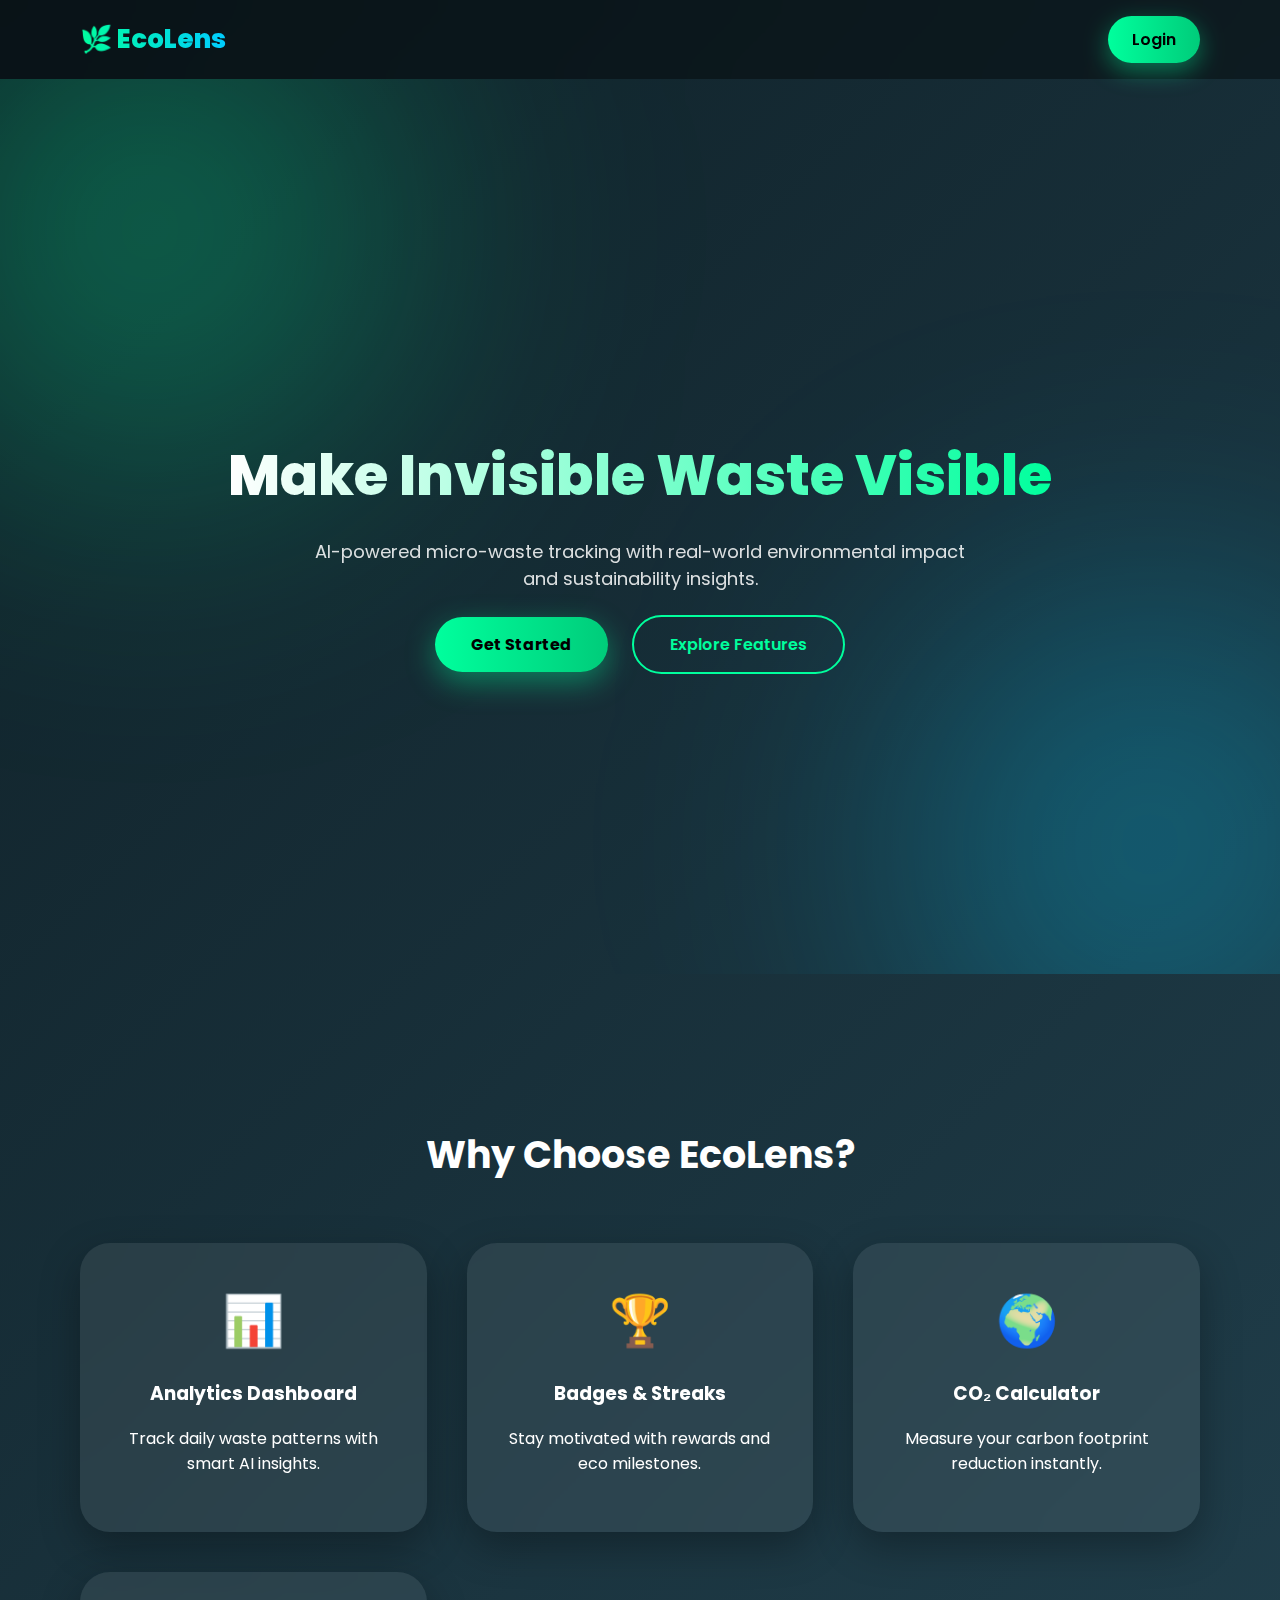
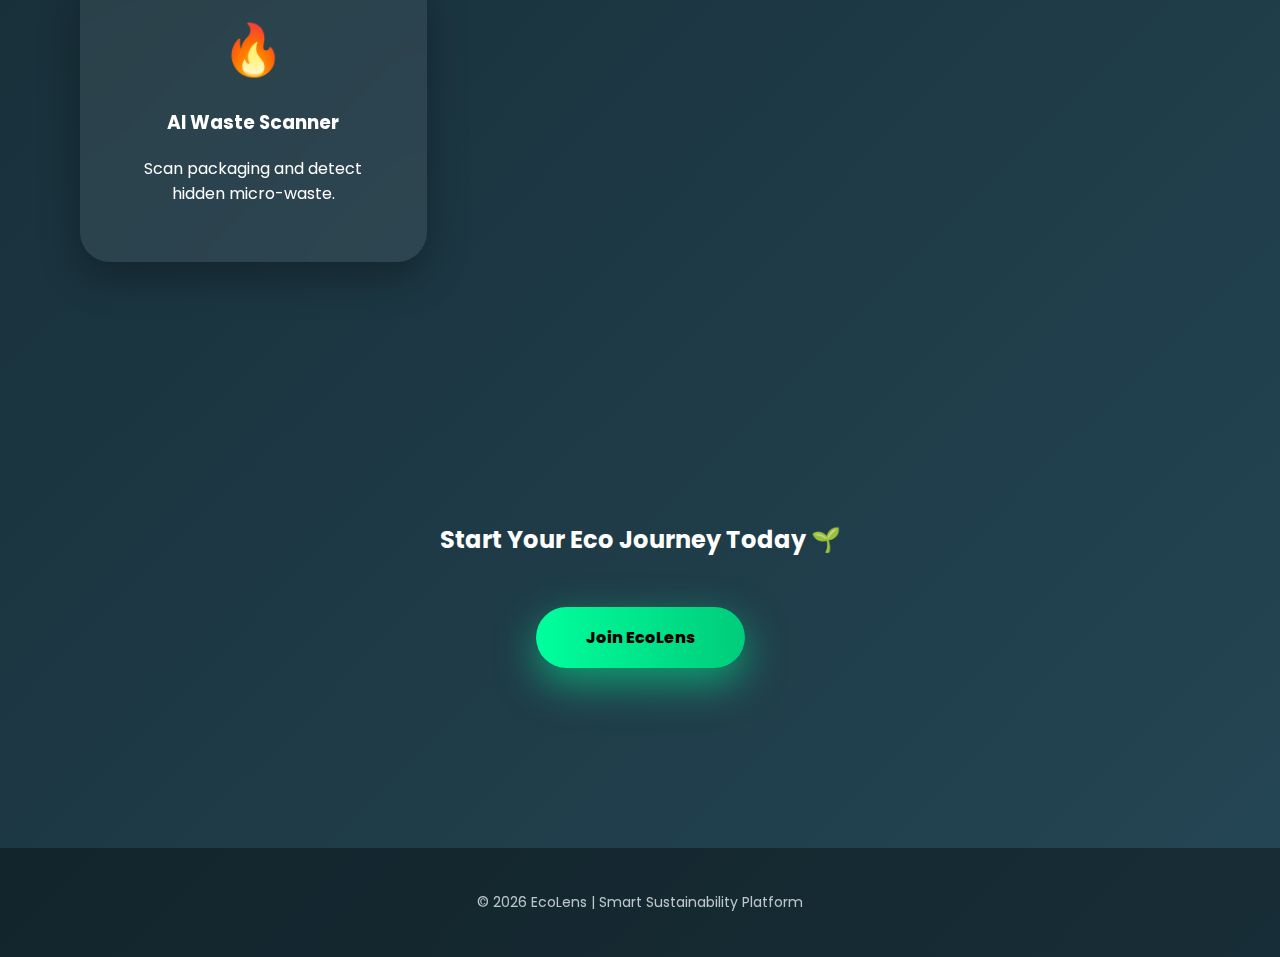
<file: index.html>
<!DOCTYPE html>
<html lang="en">
<head>
<meta charset="UTF-8">
<meta name="viewport" content="width=device-width, initial-scale=1.0">
<title>EcoLens - Smart Sustainability</title>

<link rel="stylesheet" href="index.css">
<link href="https://fonts.googleapis.com/css2?family=Poppins:wght@300;400;600;700&display=swap" rel="stylesheet">
</head>

<body>

<nav class="nav">
  <div class="logo">🌿 EcoLens</div>
  <div>
    <a href="login.html" class="btn">Login</a>
  </div>
</nav>

<section class="hero">
  <div class="hero-content">
    <h1>Make Invisible Waste <span>Visible</span></h1>
    <p>AI-powered micro-waste tracking with real-world environmental impact and sustainability insights.</p>
    <div class="hero-buttons">
      <a href="login.html" class="cta">Get Started</a>
      <a href="#features" class="secondary-btn">Explore Features</a>
    </div>
  </div>
</section>

<section class="features" id="features">
  <h2>Why Choose EcoLens?</h2>

  <div class="features-grid">
    <div class="feature-card">
      <div class="icon">📊</div>
      <h3>Analytics Dashboard</h3>
      <p>Track daily waste patterns with smart AI insights.</p>
    </div>

    <div class="feature-card">
      <div class="icon">🏆</div>
      <h3>Badges & Streaks</h3>
      <p>Stay motivated with rewards and eco milestones.</p>
    </div>

    <div class="feature-card">
      <div class="icon">🌍</div>
      <h3>CO₂ Calculator</h3>
      <p>Measure your carbon footprint reduction instantly.</p>
    </div>

    <div class="feature-card">
      <div class="icon">🔥</div>
      <h3>AI Waste Scanner</h3>
      <p>Scan packaging and detect hidden micro-waste.</p>
    </div>
  </div>
</section>

<section class="cta-section">
  <h2>Start Your Eco Journey Today 🌱</h2>
  <a href="login.html" class="cta-large">Join EcoLens</a>
</section>

<footer class="footer">
  <p>© 2026 EcoLens | Smart Sustainability Platform</p>
</footer>

</body>
</html>
</file>
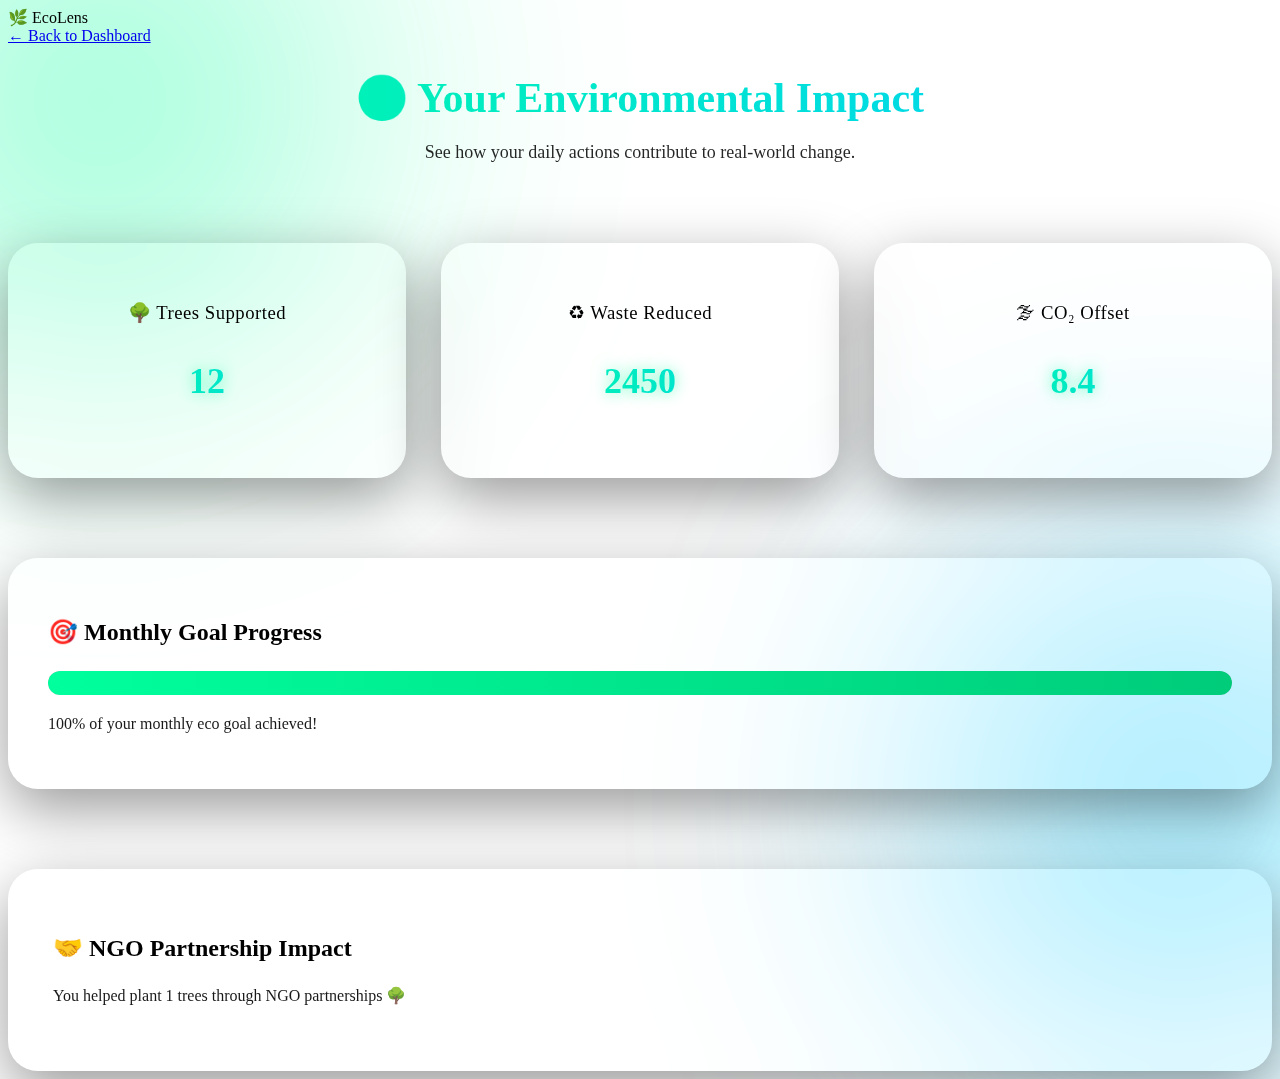
<file: impact.html>
<!DOCTYPE html>
<html lang="en">
<head>
<meta charset="UTF-8">
<meta name="viewport" content="width=device-width, initial-scale=1.0">
<title>EcoLens Impact</title>

<link rel="stylesheet" href="impact.css">
<link href="https://fonts.googleapis.com/css2?family=Poppins:wght@300;400;600;700&display=swap" rel="stylesheet">
</head>

<body>

<nav class="nav">
  <div class="logo">🌿 EcoLens</div>
  <div class="nav-links">
    <a href="dashboard.html">← Back to Dashboard</a>
  </div>
</nav>

<div class="container">

  <div class="impact-hero">
    <h1>🌍 Your Environmental Impact</h1>
    <p>See how your daily actions contribute to real-world change.</p>
  </div>

  <div class="impact-stats">
    <div class="impact-card">
      <h3>🌳 Trees Supported</h3>
      <p id="trees">0</p>
    </div>

    <div class="impact-card">
      <h3>♻ Waste Reduced</h3>
      <p id="wasteReduced">0 g</p>
    </div>

    <div class="impact-card">
      <h3>🌫 CO₂ Offset</h3>
      <p id="coSaved">0 kg</p>
    </div>
  </div>

  <div class="progress-section">
    <h2>🎯 Monthly Goal Progress</h2>
    <div class="progress-bar">
      <div class="progress-fill" id="progressFill"></div>
    </div>
    <p id="goalText"></p>
  </div>

  <div class="ngo-section">
    <h2>🤝 NGO Partnership Impact</h2>
    <p id="ngoImpact"></p>
  </div>

</div>

<script src="script.js"></script>

<script>
/* Demo Animation (remove if already handled in script.js) */

let progress = 70; // example %
document.getElementById("progressFill").style.width = progress + "%";
document.getElementById("goalText").innerText = progress + "% of monthly waste reduction goal achieved!";

/* Demo numbers */
document.getElementById("trees").innerText = "12";
document.getElementById("wasteReduced").innerText = "2450";
document.getElementById("coSaved").innerText = "8.4";
</script>

</body>
</html>
</file>
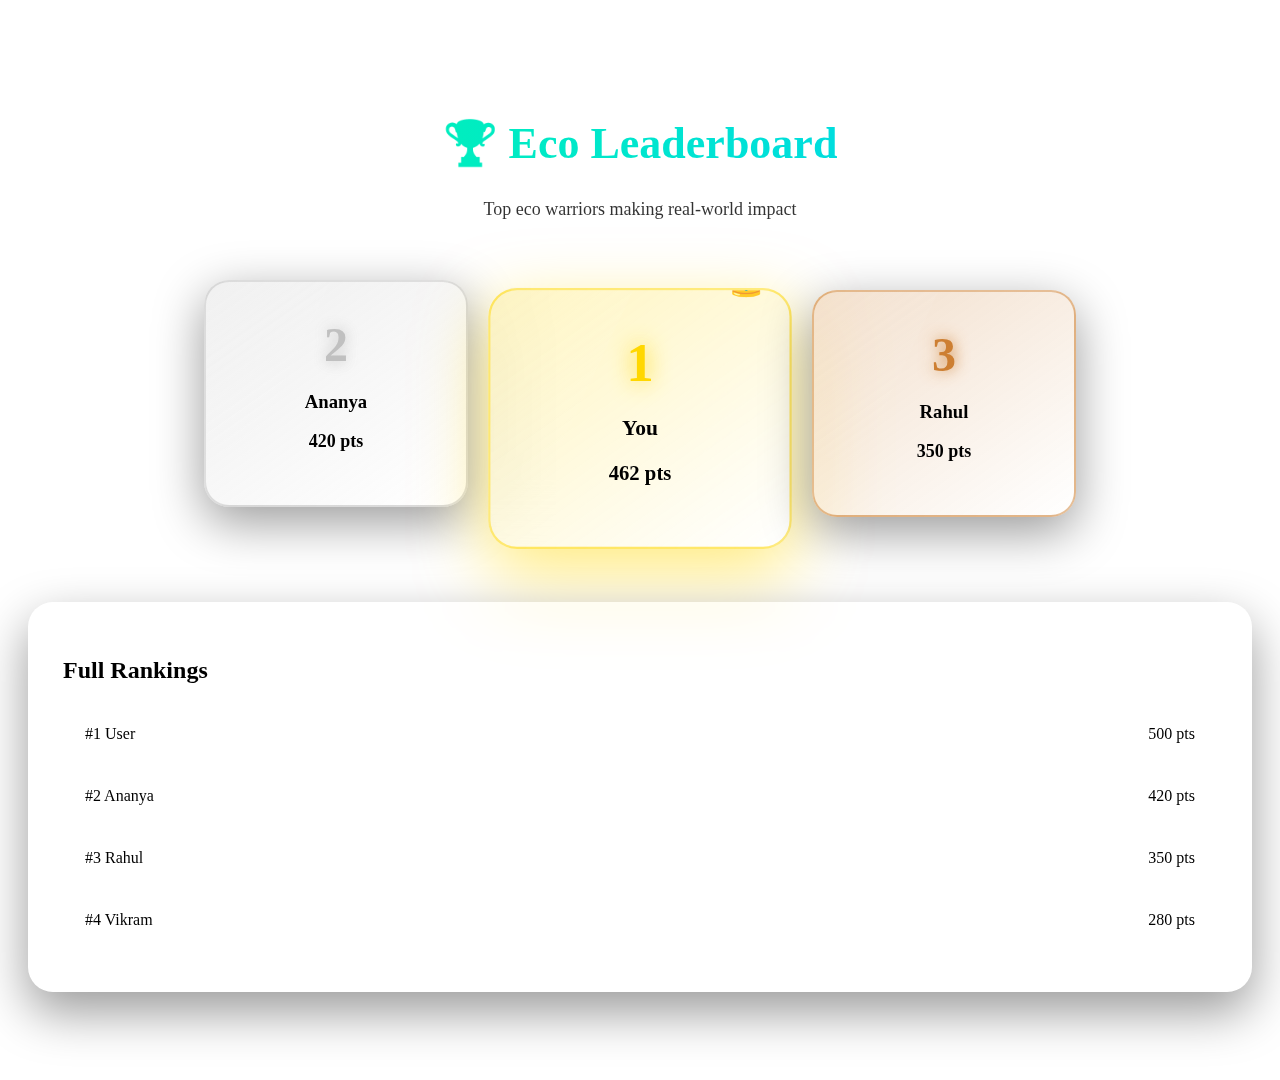
<file: leaderboard.html>
<!DOCTYPE html>
<html lang="en">
<head>
<meta charset="UTF-8">
<meta name="viewport" content="width=device-width, initial-scale=1.0">
<title>EcoLens Leaderboard</title>

<link rel="stylesheet" href="leaderboard.css">
<link href="https://fonts.googleapis.com/css2?family=Poppins:wght@300;400;600;700&display=swap" rel="stylesheet">
</head>

<body>

<div class="leaderboard-container">

  <!-- HEADER -->
  <div class="leaderboard-header">
    <h1>🏆 Eco Leaderboard</h1>
    <p>Top eco warriors making real-world impact</p>
  </div>

  <!-- PODIUM -->
  <div class="podium">

    <div class="podium-card second">
      <div class="rank">2</div>
      <h3 id="secondName">Ananya</h3>
      <p id="secondPoints">420 pts</p>
    </div>

    <div class="podium-card first">
      <div class="rank">1</div>
      <h3 id="firstName">You</h3>
      <p id="firstPoints">462 pts</p>
    </div>

    <div class="podium-card third">
      <div class="rank">3</div>
      <h3 id="thirdName">Rahul</h3>
      <p id="thirdPoints">350 pts</p>
    </div>
  </div>

  <!-- FULL LIST -->
  <div class="leaderboard-list">
    <h2>Full Rankings</h2>
    <div id="leaderboardList"></div>
  </div>

</div>

<script src="script.js"></script>

<script>
/* Dynamic Leaderboard Sync */

let user = localStorage.getItem("user") || "You";
let impactScore = parseInt(localStorage.getItem("impact")) || 0;

let data = [
  { name: user, points: impactScore },
  { name: "Ananya", points: 420 },
  { name: "Rahul", points: 350 },
  { name: "Vikram", points: 280 }
];

data.sort((a,b)=> b.points - a.points);

/* Update Podium */
document.getElementById("firstName").innerText = data[0].name;
document.getElementById("firstPoints").innerText = data[0].points + " pts";

document.getElementById("secondName").innerText = data[1].name;
document.getElementById("secondPoints").innerText = data[1].points + " pts";

document.getElementById("thirdName").innerText = data[2].name;
document.getElementById("thirdPoints").innerText = data[2].points + " pts";

/* Update Full List */
let list = document.getElementById("leaderboardList");

list.innerHTML = data.map((p,i)=>`
  <div class="leader-item">
    <span class="leader-rank">#${i+1} ${p.name}</span>
    <span class="leader-points">${p.points} pts</span>
  </div>
`).join("");
</script>

</body>
</html>
</file>
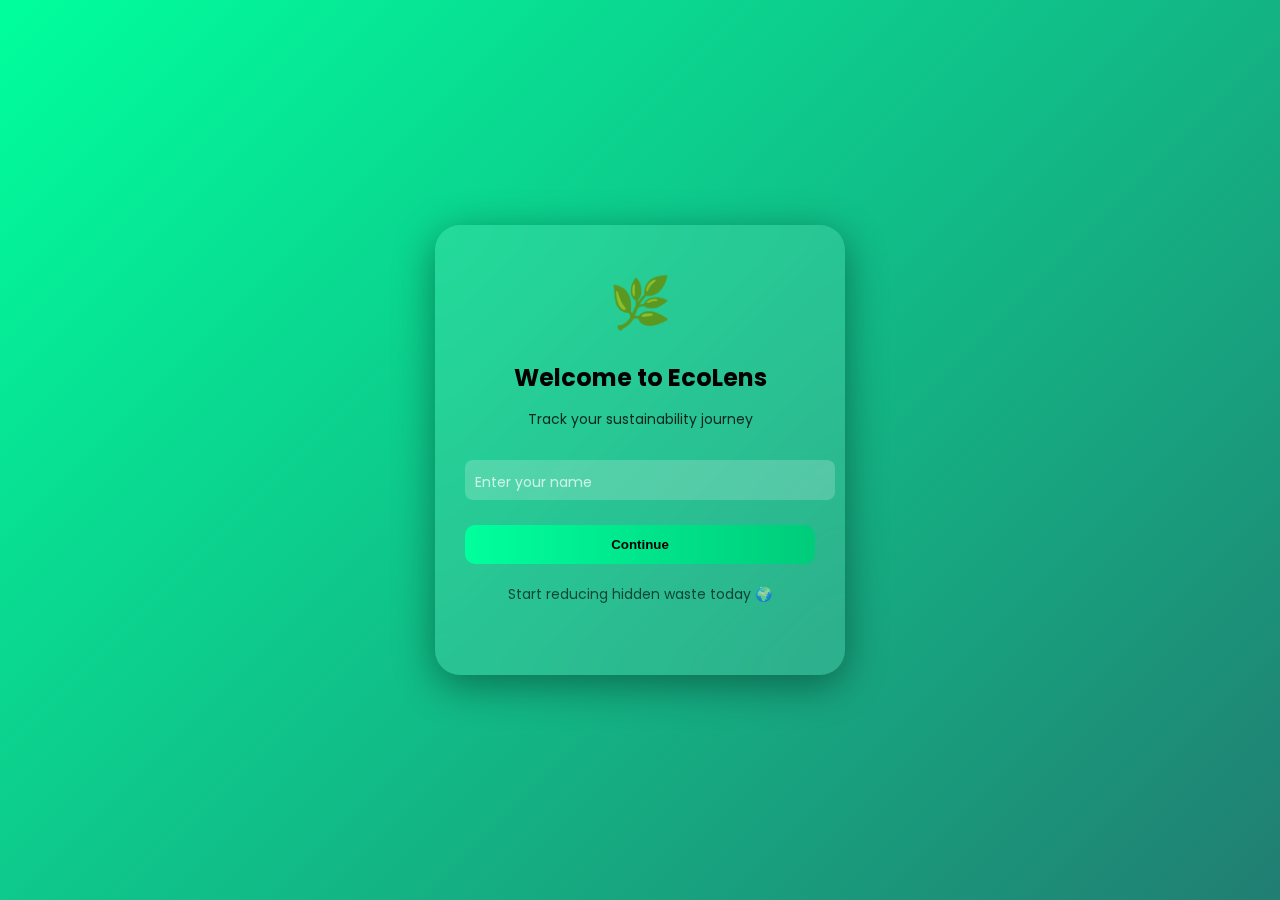
<file: login.html>
<!DOCTYPE html>
<html lang="en">
<head>
<meta charset="UTF-8">
<meta name="viewport" content="width=device-width, initial-scale=1.0">
<title>Login - EcoLens</title>

<link rel="stylesheet" href="login.css">

<link href="https://fonts.googleapis.com/css2?family=Poppins:wght@300;400;600;700&display=swap" rel="stylesheet">
</head>

<body class="login-body">

<div class="login-container">

  <div class="login-card">
    <div class="login-logo">🌿</div>
    <h2>Welcome to EcoLens</h2>
    <p>Track your sustainability journey</p>

    <div class="input-group">
      <input type="text" id="username" required>
      <label>Enter your name</label>
    </div>

    <button class="login-btn" onclick="login()">Continue</button>

    <div class="login-footer">
      <p>Start reducing hidden waste today 🌍</p>
    </div>
  </div>

</div>

<script src="script.js"></script>
</body>
</html>
</file>
<file: index.css>
/* =============================
   ULTRA PREMIUM LANDING PAGE
============================= */

@import url('https://fonts.googleapis.com/css2?family=Poppins:wght@300;400;500;600;700;800;900&display=swap');

body {
  margin: 0;
  font-family: 'Poppins', sans-serif;
  background: linear-gradient(-45deg, #0f2027, #203a43, #2c5364, #0f2027);
  background-size: 400% 400%;
  animation: gradientBG 15s ease infinite;
  color: white;
  overflow-x: hidden;
}

/* =============================
   NAVBAR
============================= */

.nav {
  display: flex;
  justify-content: space-between;
  align-items: center;
  padding: 20px 80px;
  background: rgba(0,0,0,0.4);
  backdrop-filter: blur(20px);
  position: sticky;
  top: 0;
  z-index: 1000;
  transition: 0.3s;
}

.logo {
  font-size: 26px;
  font-weight: 800;
  background: linear-gradient(90deg, #00ff9d, #00ccff);
  -webkit-background-clip: text;
  -webkit-text-fill-color: transparent;
}

.btn {
  padding: 12px 24px;
  background: linear-gradient(90deg, #00ff9d, #00cc7a);
  color: black;
  text-decoration: none;
  border-radius: 30px;
  font-weight: 600;
  transition: 0.4s;
  box-shadow: 0 8px 25px rgba(0,255,157,0.4);
}

.btn:hover {
  transform: translateY(-5px) scale(1.05);
  box-shadow: 0 15px 40px rgba(0,255,157,0.6);
}

/* =============================
   HERO SECTION
============================= */

.hero {
  height: 95vh;
  display: flex;
  align-items: center;
  justify-content: center;
  text-align: center;
  padding: 20px;
  position: relative;
  overflow: hidden;
}

/* Glow blobs */
.hero::before,
.hero::after {
  content: "";
  position: absolute;
  width: 500px;
  height: 500px;
  border-radius: 50%;
  filter: blur(150px);
  z-index: 0;
}

.hero::before {
  background: rgba(0,255,157,0.3);
  top: -100px;
  left: -100px;
  animation: float 8s ease-in-out infinite;
}

.hero::after {
  background: rgba(0,204,255,0.3);
  bottom: -120px;
  right: -120px;
  animation: float 10s ease-in-out infinite reverse;
}

.hero-content {
  position: relative;
  z-index: 1;
}

.hero-content h1 {
  font-size: 56px;
  font-weight: 800;
  margin-bottom: 20px;
  background: linear-gradient(90deg, #ffffff, #00ff9d, #00ccff);
  background-size: 200% auto;
  animation: shineText 4s linear infinite;
  -webkit-background-clip: text;
  -webkit-text-fill-color: transparent;
}

.hero-content p {
  max-width: 650px;
  margin: auto;
  opacity: 0.85;
  margin-bottom: 40px;
  font-size: 18px;
}

/* =============================
   HERO BUTTONS
============================= */

.hero-buttons {
  margin-top: 30px;
}

.cta {
  padding: 16px 36px;
  background: linear-gradient(90deg, #00ff9d, #00cc7a);
  color: black;
  text-decoration: none;
  border-radius: 50px;
  font-weight: 700;
  margin-right: 20px;
  transition: 0.4s;
  box-shadow: 0 10px 30px rgba(0,255,157,0.4);
}

.cta:hover {
  transform: translateY(-6px) scale(1.08);
}

.secondary-btn {
  padding: 16px 36px;
  border: 2px solid #00ff9d;
  color: #00ff9d;
  text-decoration: none;
  border-radius: 50px;
  font-weight: 600;
  transition: 0.4s;
}

.secondary-btn:hover {
  background: #00ff9d;
  color: black;
  transform: translateY(-6px);
}

/* =============================
   FEATURES
============================= */

.features {
  padding: 120px 80px;
  text-align: center;
}

.features h2 {
  margin-bottom: 60px;
  font-size: 38px;
  font-weight: 700;
}

.features-grid {
  display: grid;
  grid-template-columns: repeat(auto-fit, minmax(280px, 1fr));
  gap: 40px;
}

.feature-card {
  background: rgba(255,255,255,0.08);
  padding: 40px;
  border-radius: 30px;
  backdrop-filter: blur(20px);
  transition: 0.5s;
  box-shadow: 0 15px 40px rgba(0,0,0,0.3);
}

.feature-card:hover {
  transform: translateY(-15px) scale(1.05);
  background: rgba(0,255,157,0.15);
}

.feature-card .icon {
  font-size: 50px;
  margin-bottom: 20px;
}

/* =============================
   CTA SECTION
============================= */

.cta-section {
  padding: 120px 20px;
  text-align: center;
}

.cta-large {
  display: inline-block;
  margin-top: 30px;
  padding: 18px 50px;
  background: linear-gradient(90deg, #00ff9d, #00cc7a);
  color: black;
  border-radius: 50px;
  font-weight: 800;
  text-decoration: none;
  transition: 0.4s;
  box-shadow: 0 15px 40px rgba(0,255,157,0.5);
}

.cta-large:hover {
  transform: translateY(-6px) scale(1.08);
}

/* =============================
   FOOTER
============================= */

.footer {
  text-align: center;
  padding: 30px;
  background: rgba(0,0,0,0.5);
  margin-top: 60px;
  font-size: 14px;
  opacity: 0.7;
}

/* =============================
   ANIMATIONS
============================= */

@keyframes gradientBG {
  0% { background-position: 0% 50%; }
  50% { background-position: 100% 50%; }
  100% { background-position: 0% 50%; }
}

@keyframes shineText {
  to { background-position: 200% center; }
}

@keyframes float {
  0% { transform: translateY(0px); }
  50% { transform: translateY(30px); }
  100% { transform: translateY(0px); }
}

/* =============================
   RESPONSIVE
============================= */

@media(max-width:768px) {
  .hero-content h1 {
    font-size: 34px;
  }

  .nav {
    padding: 15px 25px;
  }

  .features {
    padding: 70px 25px;
  }
}
</file>
<file: impact.css>
/* ===============================
   ULTRA PREMIUM IMPACT PAGE
=================================*/

body {
  position: relative;
  overflow-x: hidden;
}

/* Background glow blobs */

body::before,
body::after {
  content: "";
  position: fixed;
  width: 500px;
  height: 500px;
  border-radius: 50%;
  filter: blur(160px);
  z-index: -1;
  opacity: 0.4;
}

body::before {
  background: #00ff9d;
  top: -150px;
  left: -150px;
  animation: float 10s ease-in-out infinite;
}

body::after {
  background: #00ccff;
  bottom: -150px;
  right: -150px;
  animation: float 12s ease-in-out infinite reverse;
}

/* ===============================
   HERO SECTION
=================================*/

.impact-hero {
  text-align: center;
  margin-bottom: 80px;
  animation: fadeIn 1s ease-in-out;
}

.impact-hero h1 {
  font-size: 42px;
  font-weight: 800;
  background: linear-gradient(90deg, #00ff9d, #00ccff, #00ff9d);
  background-size: 200% auto;
  animation: shineText 4s linear infinite;
  -webkit-background-clip: text;
  -webkit-text-fill-color: transparent;
  margin-bottom: 20px;
}

.impact-hero p {
  font-size: 18px;
  opacity: 0.85;
}

/* ===============================
   STATS GRID
=================================*/

.impact-stats {
  display: grid;
  grid-template-columns: repeat(auto-fit, minmax(260px, 1fr));
  gap: 35px;
  margin-bottom: 80px;
}

/* ===============================
   CARD DESIGN
=================================*/

.impact-card {
  position: relative;
  background: rgba(255,255,255,0.08);
  padding: 40px 30px;
  border-radius: 30px;
  text-align: center;
  backdrop-filter: blur(25px);
  box-shadow: 0 20px 60px rgba(0,0,0,0.4);
  transition: 0.5s ease;
  overflow: hidden;
}

/* Animated gradient border */

.impact-card::before {
  content: "";
  position: absolute;
  inset: -2px;
  border-radius: 30px;
  background: linear-gradient(45deg, #00ff9d, #00ccff, #00ff9d);
  background-size: 200% 200%;
  animation: gradientMove 4s linear infinite;
  z-index: -1;
  opacity: 0;
  transition: 0.5s;
}

.impact-card:hover::before {
  opacity: 1;
}

.impact-card:hover {
  transform: translateY(-15px) scale(1.05);
}

/* Card text */

.impact-card h3 {
  margin-bottom: 18px;
  font-weight: 500;
  letter-spacing: 0.5px;
}

.impact-card p {
  font-size: 36px;
  font-weight: 800;
  background: linear-gradient(90deg, #00ff9d, #00ccff);
  -webkit-background-clip: text;
  -webkit-text-fill-color: transparent;
  text-shadow: 0 0 15px rgba(0,255,157,0.6);
}

/* ===============================
   PROGRESS SECTION
=================================*/

.progress-section {
  margin-bottom: 80px;
  padding: 40px;
  border-radius: 30px;
  background: rgba(255,255,255,0.06);
  backdrop-filter: blur(20px);
  box-shadow: 0 20px 60px rgba(0,0,0,0.4);
}

.progress-section h2 {
  margin-bottom: 25px;
  font-size: 24px;
}

/* Progress bar */

.progress-bar {
  width: 100%;
  height: 24px;
  background: rgba(255,255,255,0.1);
  border-radius: 40px;
  overflow: hidden;
  margin-bottom: 20px;
  box-shadow: inset 0 0 15px rgba(0,0,0,0.4);
  position: relative;
}

.progress-fill {
  height: 100%;
  width: 0;
  background: linear-gradient(90deg, #00ff9d, #00cc7a);
  border-radius: 40px;
  transition: width 1.5s ease-in-out;
  box-shadow: 0 0 20px #00ff9d;
  position: relative;
}

/* Shine effect on progress */

.progress-fill::after {
  content: "";
  position: absolute;
  width: 80px;
  height: 100%;
  top: 0;
  left: -100px;
  background: linear-gradient(120deg, transparent, rgba(255,255,255,0.4), transparent);
  animation: shineBar 3s infinite;
}

#goalText {
  font-weight: 500;
  opacity: 0.9;
}

/* ===============================
   NGO SECTION
=================================*/

.ngo-section {
  padding: 45px;
  border-radius: 30px;
  background: rgba(255,255,255,0.08);
  backdrop-filter: blur(25px);
  box-shadow: 0 20px 60px rgba(0,0,0,0.4);
  transition: 0.4s;
}

.ngo-section:hover {
  transform: translateY(-8px) scale(1.02);
}

.ngo-section h2 {
  margin-bottom: 20px;
  font-weight: 600;
  font-size: 24px;
}

.ngo-section p {
  line-height: 1.8;
  opacity: 0.9;
}

/* ===============================
   ANIMATIONS
=================================*/

@keyframes fadeIn {
  from {
    opacity: 0;
    transform: translateY(40px);
  }
  to {
    opacity: 1;
    transform: translateY(0);
  }
}

@keyframes shineText {
  to { background-position: 200% center; }
}

@keyframes gradientMove {
  0% { background-position: 0% 50%; }
  50% { background-position: 100% 50%; }
  100% { background-position: 0% 50%; }
}

@keyframes shineBar {
  0% { left: -100px; }
  100% { left: 100%; }
}

@keyframes float {
  0% { transform: translateY(0px); }
  50% { transform: translateY(30px); }
  100% { transform: translateY(0px); }
}

/* ===============================
   RESPONSIVE
=================================*/

@media (max-width: 768px) {
  .impact-hero h1 {
    font-size: 30px;
  }

  .impact-card p {
    font-size: 26px;
  }

  .progress-section {
    padding: 25px;
  }
}
</file>
<file: leaderboard.css>
/* ===========================
   ULTRA PREMIUM LEADERBOARD
=========================== */

.leaderboard-container {
  padding: 80px 20px;
  position: relative;
}

/* ===========================
   HEADER
=========================== */

.leaderboard-header {
  text-align: center;
  margin-bottom: 60px;
}

.leaderboard-header h1 {
  font-size: 44px;
  font-weight: 800;
  background: linear-gradient(90deg, #00ff9d, #00ccff, #00ff9d);
  background-size: 200% auto;
  animation: shineText 4s linear infinite;
  -webkit-background-clip: text;
  -webkit-text-fill-color: transparent;
}

.leaderboard-header p {
  opacity: 0.8;
  font-size: 18px;
}

/* ===========================
   PODIUM SECTION
=========================== */

.podium {
  display: flex;
  justify-content: center;
  align-items: flex-end;
  gap: 40px;
  margin-bottom: 70px;
  flex-wrap: wrap;
}

/* ===========================
   PODIUM CARD
=========================== */

.podium-card {
  position: relative;
  background: rgba(255,255,255,0.08);
  backdrop-filter: blur(25px);
  padding: 35px 30px;
  border-radius: 25px;
  text-align: center;
  width: 200px;
  transition: 0.5s;
  box-shadow: 0 15px 50px rgba(0,0,0,0.4);
  overflow: hidden;
}

.podium-card::before {
  content: "";
  position: absolute;
  width: 150%;
  height: 150%;
  background: linear-gradient(120deg, transparent, rgba(255,255,255,0.15), transparent);
  transform: rotate(25deg);
  top: -100%;
  left: -100%;
  transition: 0.6s;
}

.podium-card:hover::before {
  top: 100%;
  left: 100%;
}

.podium-card:hover {
  transform: translateY(-15px) scale(1.07);
}

/* ===========================
   RANK NUMBER
=========================== */

.podium-card .rank {
  font-size: 48px;
  margin-bottom: 12px;
  font-weight: 800;
}

/* ===========================
   NAME + POINTS
=========================== */

.podium-card h3 {
  margin-bottom: 8px;
  font-weight: 600;
}

.podium-card p {
  font-weight: 700;
  font-size: 18px;
}

/* ===========================
   FIRST PLACE (GOLD)
=========================== */

.first {
  transform: scale(1.15);
  background: linear-gradient(145deg, rgba(255,215,0,0.25), rgba(255,255,255,0.08));
  border: 2px solid rgba(255,215,0,0.5);
  box-shadow: 0 20px 60px rgba(255,215,0,0.5);
}

.first .rank {
  color: gold;
  text-shadow: 0 0 20px gold;
}

/* Crown Effect */
.first::after {
  content: "👑";
  position: absolute;
  top: -25px;
  right: 20px;
  font-size: 28px;
  animation: float 3s ease-in-out infinite;
}

/* ===========================
   SECOND PLACE (SILVER)
=========================== */

.second {
  margin-bottom: 25px;
  background: linear-gradient(145deg, rgba(192,192,192,0.25), rgba(255,255,255,0.08));
  border: 2px solid rgba(192,192,192,0.5);
}

.second .rank {
  color: silver;
  text-shadow: 0 0 15px silver;
}

/* ===========================
   THIRD PLACE (BRONZE)
=========================== */

.third {
  margin-bottom: 15px;
  background: linear-gradient(145deg, rgba(205,127,50,0.25), rgba(255,255,255,0.08));
  border: 2px solid rgba(205,127,50,0.5);
}

.third .rank {
  color: #cd7f32;
  text-shadow: 0 0 15px #cd7f32;
}

/* ===========================
   FULL LEADERBOARD LIST
=========================== */

.leaderboard-list {
  background: rgba(255,255,255,0.06);
  padding: 35px;
  border-radius: 25px;
  backdrop-filter: blur(20px);
  box-shadow: 0 20px 50px rgba(0,0,0,0.4);
}

.leaderboard-list h2 {
  margin-bottom: 25px;
  font-size: 24px;
}

/* ===========================
   LIST ITEMS
=========================== */

.leader-item {
  display: flex;
  justify-content: space-between;
  padding: 16px 22px;
  margin-bottom: 12px;
  border-radius: 15px;
  background: rgba(255,255,255,0.08);
  transition: 0.4s;
  font-size: 16px;
  position: relative;
  overflow: hidden;
}

.leader-item::before {
  content: "";
  position: absolute;
  width: 0%;
  height: 100%;
  left: 0;
  top: 0;
  background: linear-gradient(90deg, rgba(0,255,157,0.2), transparent);
  transition: 0.4s;
}

.leader-item:hover::before {
  width: 100%;
}

.leader-item:hover {
  transform: translateX(8px) scale(1.02);
  box-shadow: 0 10px 30px rgba(0,255,157,0.3);
}

.leader-rank {
  font-weight: 600;
}

.leader-points {
  color: #00ff9d;
  font-weight: 700;
}

/* ===========================
   ANIMATIONS
=========================== */

@keyframes shineText {
  to {
    background-position: 200% center;
  }
}

@keyframes float {
  0% { transform: translateY(0px); }
  50% { transform: translateY(-10px); }
  100% { transform: translateY(0px); }
}

/* ===========================
   RESPONSIVE
=========================== */

@media(max-width:768px) {
  .podium {
    flex-direction: column;
    align-items: center;
  }

  .first {
    transform: scale(1);
  }

  .podium-card {
    width: 90%;
  }
}
</file>
<file: login.css>
/* ============================
   LOGIN PAGE PREMIUM DESIGN
============================ */

.login-body {
  margin: 0;
  height: 100vh;
  display: flex;
  justify-content: center;
  align-items: center;
  font-family: 'Poppins', sans-serif;
  background: linear-gradient(-45deg, #0f2027, #203a43, #2c5364, #00ff9d);
  background-size: 400% 400%;
  animation: gradientMove 15s ease infinite;
}

/* CENTER CONTAINER */

.login-container {
  display: flex;
  justify-content: center;
  align-items: center;
}

/* GLASS CARD */

.login-card {
  width: 350px;
  padding: 40px 30px;
  border-radius: 25px;
  background: rgba(255,255,255,0.1);
  backdrop-filter: blur(20px);
  box-shadow: 0 10px 40px rgba(0,0,0,0.4);
  text-align: center;
  animation: fadeUp 1s ease;
}

.login-logo {
  font-size: 50px;
  margin-bottom: 10px;
}

.login-card h2 {
  margin-bottom: 5px;
}

.login-card p {
  font-size: 14px;
  opacity: 0.8;
  margin-bottom: 30px;
}

/* FLOATING INPUT */

.input-group {
  position: relative;
  margin-bottom: 25px;
}

.input-group input {
  width: 100%;
  padding: 12px 10px;
  border: none;
  border-radius: 8px;
  background: rgba(255,255,255,0.2);
  color: white;
  outline: none;
  font-size: 14px;
}

.input-group label {
  position: absolute;
  left: 10px;
  top: 12px;
  color: rgba(255,255,255,0.7);
  font-size: 14px;
  transition: 0.3s;
  pointer-events: none;
}

.input-group input:focus + label,
.input-group input:valid + label {
  top: -10px;
  left: 5px;
  font-size: 12px;
  color: #00ff9d;
}

/* BUTTON */

.login-btn {
  width: 100%;
  padding: 12px;
  border: none;
  border-radius: 10px;
  background: linear-gradient(90deg, #00ff9d, #00cc7a);
  color: black;
  font-weight: 600;
  cursor: pointer;
  transition: 0.3s;
}

.login-btn:hover {
  transform: scale(1.05);
  box-shadow: 0 0 20px #00ff9d;
}

/* FOOTER */

.login-footer {
  margin-top: 20px;
  font-size: 13px;
  opacity: 0.8;
}

/* ANIMATIONS */

@keyframes fadeUp {
  from {
    opacity: 0;
    transform: translateY(40px);
  }
  to {
    opacity: 1;
    transform: translateY(0);
  }
}

@keyframes gradientMove {
  0% { background-position: 0% 50%; }
  50% { background-position: 100% 50%; }
  100% { background-position: 0% 50%; }
}
</file>
